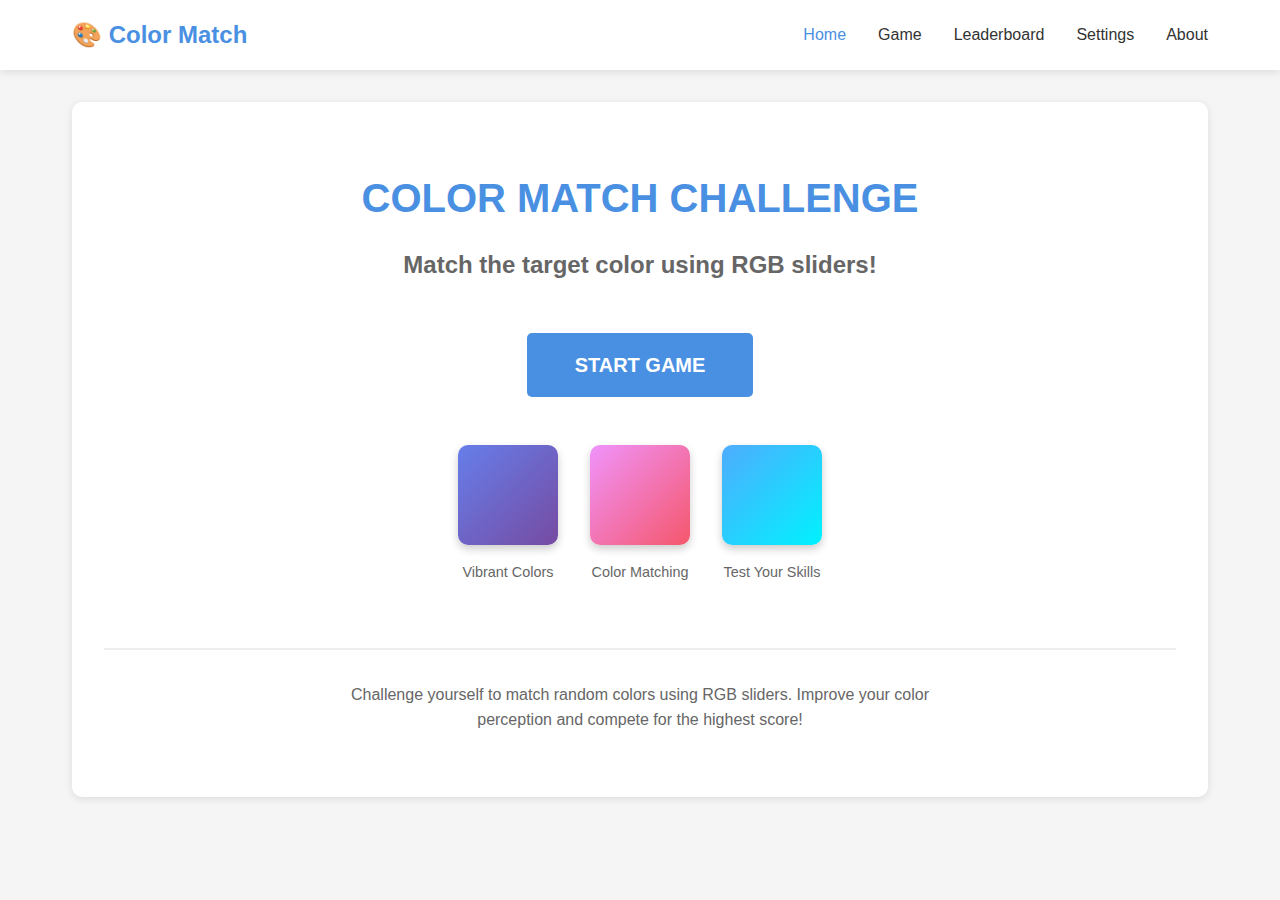
<file: index.html>
<!DOCTYPE html>
<html lang="en">
<head>
    <meta charset="UTF-8">
    <meta name="viewport" content="width=device-width, initial-scale=1.0">
    <meta name="description" content="Color Match Challenge - Test your color matching skills with RGB sliders">
    <meta name="keywords" content="color game, RGB, color matching, challenge">
    <title>Color Match Challenge - Home</title>
    <link rel="stylesheet" href="assets/css/style.css">
    <link rel="icon" href="assets/images/favicon.svg" type="image/svg+xml">
    <link rel="icon" href="assets/images/favicon.ico" type="image/x-icon">
</head>
<body>
    <nav>
        <div class="container">
            <a href="index.html" class="logo">🎨 Color Match</a>
            <ul>
                <li><a href="index.html" class="active">Home</a></li>
                <li><a href="game.html">Game</a></li>
                <li><a href="leaderboard.html">Leaderboard</a></li>
                <li><a href="settings.html">Settings</a></li>
                <li><a href="about.html">About</a></li>
            </ul>
        </div>
    </nav>

    <main>
        <div class="card" style="text-align: center; padding: 4rem 2rem;">
            <h1>COLOR MATCH CHALLENGE</h1>
            <h2 style="font-size: 1.5rem; margin-bottom: 2rem; color: #666;">
                Match the target color using RGB sliders!
            </h2>
            
            <div style="margin: 3rem 0;">
                <a href="game.html" class="btn btn-large">START GAME</a>
            </div>
            
            <div style="display: flex; justify-content: center; gap: 2rem; margin-top: 3rem; flex-wrap: wrap;">
                <div style="text-align: center;">
                    <div style="width: 100px; height: 100px; background: linear-gradient(135deg, #667eea 0%, #764ba2 100%); border-radius: 10px; margin: 0 auto 1rem; box-shadow: 0 4px 8px rgba(0,0,0,0.2);"></div>
                    <p style="font-size: 0.9rem; color: #666;">Vibrant Colors</p>
                </div>
                <div style="text-align: center;">
                    <div style="width: 100px; height: 100px; background: linear-gradient(135deg, #f093fb 0%, #f5576c 100%); border-radius: 10px; margin: 0 auto 1rem; box-shadow: 0 4px 8px rgba(0,0,0,0.2);"></div>
                    <p style="font-size: 0.9rem; color: #666;">Color Matching</p>
                </div>
                <div style="text-align: center;">
                    <div style="width: 100px; height: 100px; background: linear-gradient(135deg, #4facfe 0%, #00f2fe 100%); border-radius: 10px; margin: 0 auto 1rem; box-shadow: 0 4px 8px rgba(0,0,0,0.2);"></div>
                    <p style="font-size: 0.9rem; color: #666;">Test Your Skills</p>
                </div>
            </div>
            
            <div style="margin-top: 3rem; padding-top: 2rem; border-top: 2px solid #eee;">
                <p style="color: #666; max-width: 600px; margin: 0 auto;">
                    Challenge yourself to match random colors using RGB sliders. 
                    Improve your color perception and compete for the highest score!
                </p>
            </div>
        </div>
    </main>

    <script src="assets/js/main.js"></script>
</body>
</html>
</file>
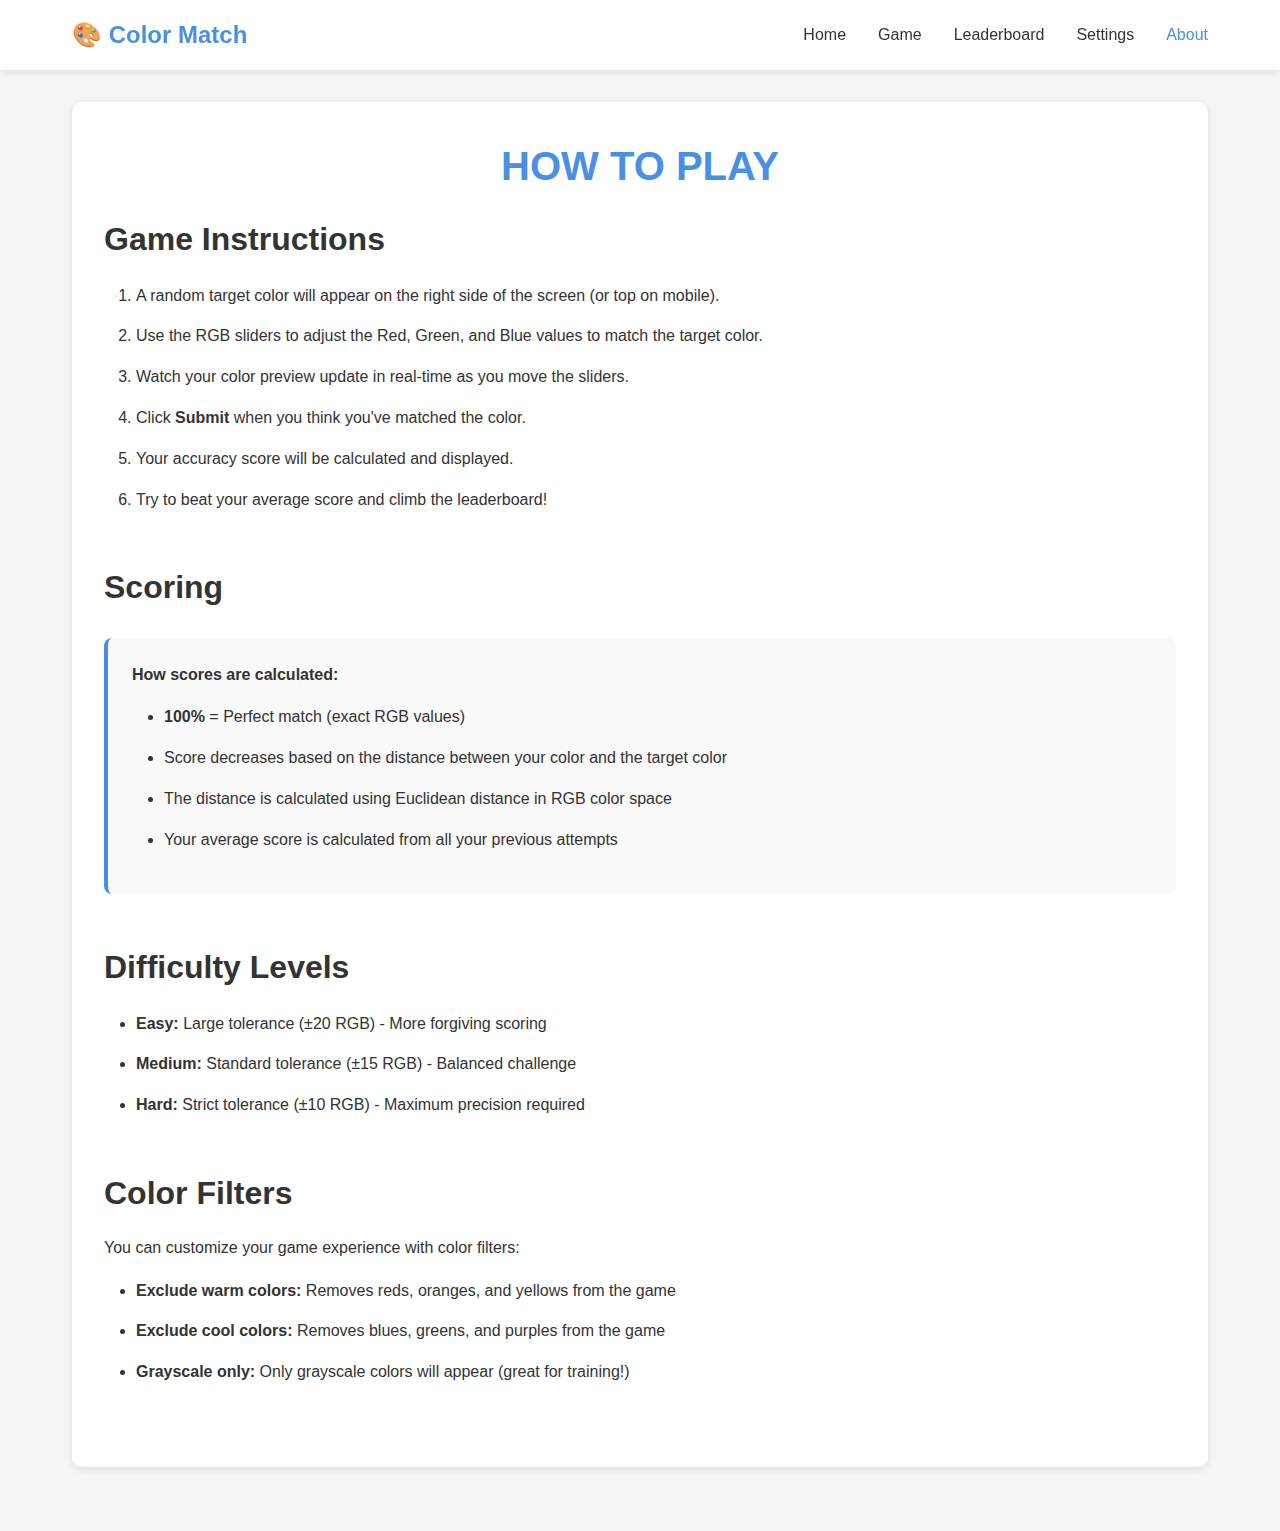
<file: about.html>
<!DOCTYPE html>
<html lang="en">
	<head>
		<meta charset="UTF-8" />
		<meta name="viewport" content="width=device-width, initial-scale=1.0" />
		<meta
			name="description"
			content="About Color Match Challenge - Learn how to play"
		/>
		<meta
			name="keywords"
			content="color game, instructions, how to play, RGB"
		/>
		<title>Color Match Challenge - About</title>
		<link rel="stylesheet" href="assets/css/style.css" />
		<link rel="icon" href="assets/images/favicon.svg" type="image/svg+xml" />
		<link rel="icon" href="assets/images/favicon.ico" type="image/x-icon" />
		<style>
			.instructions-section {
				margin-bottom: 3rem;
			}

			.instructions-section ol,
			.instructions-section ul {
				margin-left: 2rem;
				margin-bottom: 1rem;
			}

			.instructions-section li {
				margin-bottom: 0.75rem;
				line-height: 1.8;
			}

			.scoring-info {
				background: #f9f9f9;
				padding: 1.5rem;
				border-radius: 8px;
				border-left: 4px solid var(--primary-color);
				margin: 1.5rem 0;
			}
		</style>
	</head>
	<body>
		<nav>
			<div class="container">
				<a href="index.html" class="logo">🎨 Color Match</a>
				<ul>
					<li><a href="index.html">Home</a></li>
					<li><a href="game.html">Game</a></li>
					<li><a href="leaderboard.html">Leaderboard</a></li>
					<li><a href="settings.html">Settings</a></li>
					<li><a href="about.html" class="active">About</a></li>
				</ul>
			</div>
		</nav>

		<main>
			<div class="card">
				<h1>HOW TO PLAY</h1>

				<div class="instructions-section">
					<h2>Game Instructions</h2>
					<ol>
						<li>
							A random target color will appear on the right side of the screen
							(or top on mobile).
						</li>
						<li>
							Use the RGB sliders to adjust the Red, Green, and Blue values to
							match the target color.
						</li>
						<li>
							Watch your color preview update in real-time as you move the
							sliders.
						</li>
						<li>
							Click <strong>Submit</strong> when you think you've matched the
							color.
						</li>
						<li>Your accuracy score will be calculated and displayed.</li>
						<li>Try to beat your average score and climb the leaderboard!</li>
					</ol>
				</div>

				<div class="instructions-section">
					<h2>Scoring</h2>
					<div class="scoring-info">
						<p><strong>How scores are calculated:</strong></p>
						<ul>
							<li><strong>100%</strong> = Perfect match (exact RGB values)</li>
							<li>
								Score decreases based on the distance between your color and the
								target color
							</li>
							<li>
								The distance is calculated using Euclidean distance in RGB color
								space
							</li>
							<li>
								Your average score is calculated from all your previous attempts
							</li>
						</ul>
					</div>
				</div>

				<div class="instructions-section">
					<h2>Difficulty Levels</h2>
					<ul>
						<li>
							<strong>Easy:</strong> Large tolerance (±20 RGB) - More forgiving
							scoring
						</li>
						<li>
							<strong>Medium:</strong> Standard tolerance (±15 RGB) - Balanced
							challenge
						</li>
						<li>
							<strong>Hard:</strong> Strict tolerance (±10 RGB) - Maximum
							precision required
						</li>
					</ul>
				</div>

				<div class="instructions-section">
					<h2>Color Filters</h2>
					<p>You can customize your game experience with color filters:</p>
					<ul>
						<li>
							<strong>Exclude warm colors:</strong> Removes reds, oranges, and
							yellows from the game
						</li>
						<li>
							<strong>Exclude cool colors:</strong> Removes blues, greens, and
							purples from the game
						</li>
						<li>
							<strong>Grayscale only:</strong> Only grayscale colors will appear
							(great for training!)
						</li>
					</ul>
				</div>
			</div>
		</main>

		<script src="assets/js/main.js"></script>
	</body>
</html>
</file>
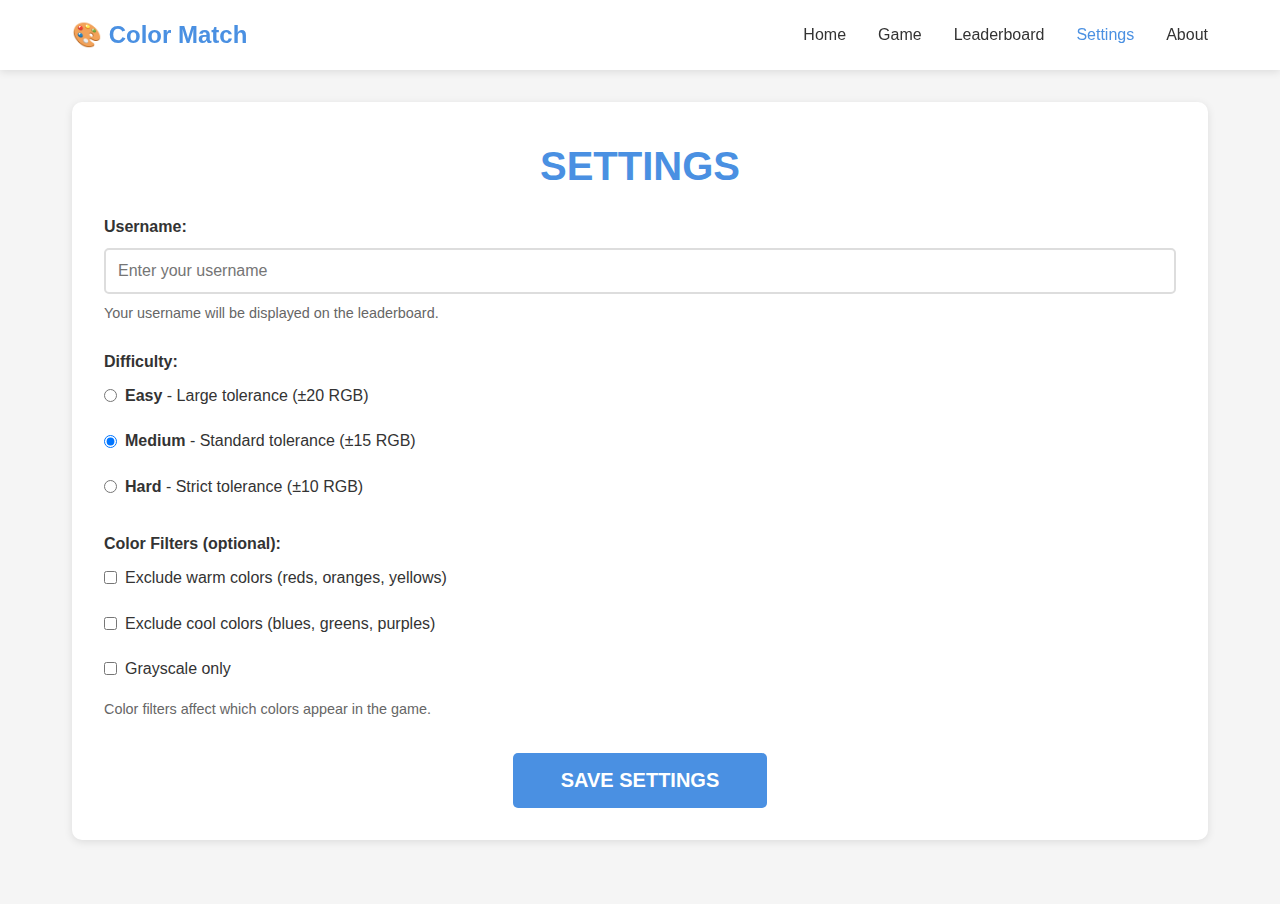
<file: game.html>
<!DOCTYPE html>
<html lang="en">
<head>
    <meta charset="UTF-8">
    <meta name="viewport" content="width=device-width, initial-scale=1.0">
    <meta name="description" content="Play Color Match Challenge - Match colors using RGB sliders">
    <meta name="keywords" content="color game, RGB, color matching, challenge">
    <title>Color Match Challenge - Game</title>
    <link rel="stylesheet" href="assets/css/style.css">
    <link rel="stylesheet" href="assets/css/game.css">
    <link rel="icon" href="assets/images/favicon.svg" type="image/svg+xml">
    <link rel="icon" href="assets/images/favicon.ico" type="image/x-icon">
</head>
<body class="game-page">
    <nav>
        <div class="container">
            <a href="index.html" class="logo">🎨 Color Match</a>
            <ul>
                <li><a href="index.html">Home</a></li>
                <li><a href="game.html" class="active">Game</a></li>
                <li><a href="leaderboard.html">Leaderboard</a></li>
                <li><a href="settings.html">Settings</a></li>
                <li><a href="about.html">About</a></li>
            </ul>
        </div>
    </nav>

    <main>
        <div class="card">
            <h1 style="margin-bottom: 2rem;">Color Match Challenge</h1>
            
            <div class="game-container">
                <!-- User Color Box -->
                <div>
                    <div id="user-color-box" class="color-box"></div>
                    <div class="color-label">Your Color</div>
                </div>
                
                <!-- Target Color Box -->
                <div>
                    <div id="target-color-box" class="color-box"></div>
                    <div class="color-label">Target Color</div>
                </div>
            </div>
            
            <!-- RGB Sliders -->
            <div class="slider-container">
                <div class="slider-group">
                    <label>
                        <span>Red (R):</span>
                        <span id="r-value" class="slider-value">128</span>
                    </label>
                    <input type="range" id="r-slider" class="slider slider-red" min="0" max="255" value="128">
                </div>
                
                <div class="slider-group">
                    <label>
                        <span>Green (G):</span>
                        <span id="g-value" class="slider-value">128</span>
                    </label>
                    <input type="range" id="g-slider" class="slider slider-green" min="0" max="255" value="128">
                </div>
                
                <div class="slider-group">
                    <label>
                        <span>Blue (B):</span>
                        <span id="b-value" class="slider-value">128</span>
                    </label>
                    <input type="range" id="b-slider" class="slider slider-blue" min="0" max="255" value="128">
                </div>
            </div>
            
            <!-- Submit Button -->
            <div class="submit-container">
                <button id="submit-btn" class="btn submit-btn">SUBMIT</button>
            </div>
        </div>
    </main>

    <!-- End Game Modal -->
    <div id="end-game-modal" class="modal-overlay">
        <div class="modal-content">
            <h2>Round Complete!</h2>
            <div id="score-display" class="score-display">0%</div>
            <div id="average-display" class="average-display">Average: 0% accuracy</div>
            <div class="modal-buttons">
                <button id="continue-btn" class="btn">Continue?</button>
            </div>
        </div>
    </div>

    <script src="assets/js/main.js"></script>
    <script src="assets/js/game.js"></script>
</body>
</html>
</file>
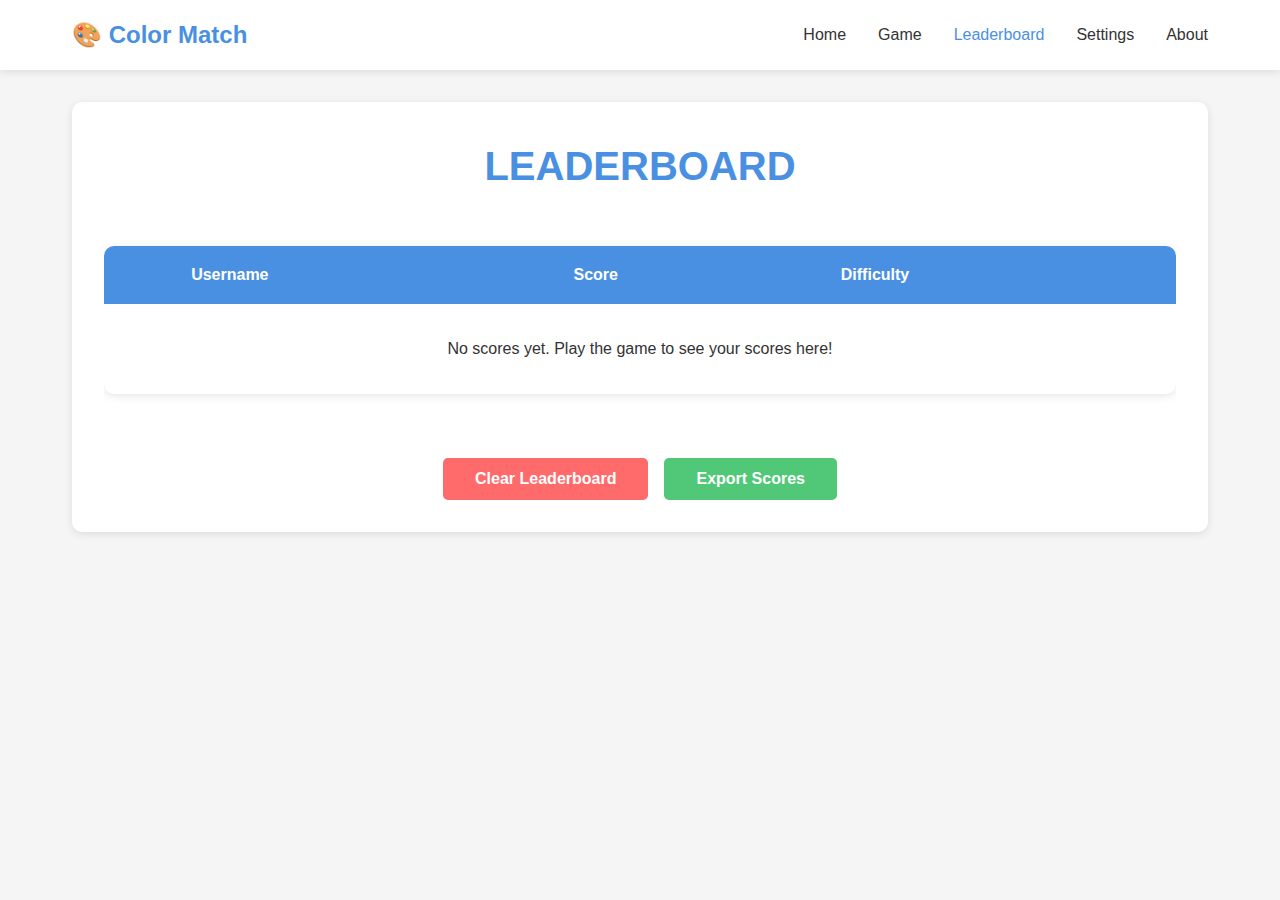
<file: leaderboard.html>
<!DOCTYPE html>
<html lang="en">
<head>
    <meta charset="UTF-8">
    <meta name="viewport" content="width=device-width, initial-scale=1.0">
    <meta name="description" content="Color Match Challenge Leaderboard - View top scores">
    <meta name="keywords" content="color game, leaderboard, scores, RGB">
    <title>Color Match Challenge - Leaderboard</title>
    <link rel="stylesheet" href="assets/css/style.css">
    <link rel="icon" href="assets/images/favicon.svg" type="image/svg+xml">
    <link rel="icon" href="assets/images/favicon.ico" type="image/x-icon">
    <style>
        .leaderboard-container {
            overflow-x: auto;
        }
        
        table {
            width: 100%;
            border-collapse: collapse;
            margin: 2rem 0;
            background: white;
            box-shadow: var(--shadow);
            border-radius: 10px;
            overflow: hidden;
        }
        
        thead {
            background-color: var(--primary-color);
            color: white;
        }
        
        th {
            padding: 1rem;
            text-align: left;
            font-weight: 600;
        }
        
        td {
            padding: 1rem;
            border-bottom: 1px solid var(--border-color);
        }
        
        tbody tr:hover {
            background-color: #f9f9f9;
        }
        
        tbody tr:last-child td {
            border-bottom: none;
        }
        
        .rank {
            font-weight: bold;
            color: var(--primary-color);
            width: 60px;
        }
        
        .score {
            font-weight: 600;
            color: var(--secondary-color);
        }
        
        .leaderboard-actions {
            display: flex;
            gap: 1rem;
            justify-content: center;
            flex-wrap: wrap;
            margin-top: 2rem;
        }
        
        @media (max-width: 768px) {
            table {
                font-size: 0.9rem;
            }
            
            th, td {
                padding: 0.75rem 0.5rem;
            }
        }
    </style>
</head>
<body>
    <nav>
        <div class="container">
            <a href="index.html" class="logo">🎨 Color Match</a>
            <ul>
                <li><a href="index.html">Home</a></li>
                <li><a href="game.html">Game</a></li>
                <li><a href="leaderboard.html" class="active">Leaderboard</a></li>
                <li><a href="settings.html">Settings</a></li>
                <li><a href="about.html">About</a></li>
            </ul>
        </div>
    </nav>

    <main>
        <div class="card">
            <h1>LEADERBOARD</h1>
            
            <div class="leaderboard-container">
                <table>
                    <thead>
                        <tr>
                            <th class="rank">Rank</th>
                            <th>Username</th>
                            <th>Score</th>
                            <th>Difficulty</th>
                        </tr>
                    </thead>
                    <tbody id="leaderboard-body">
                        <!-- Scores will be loaded here -->
                    </tbody>
                </table>
            </div>
            
            <div class="leaderboard-actions">
                <button id="clear-leaderboard-btn" class="btn btn-danger">Clear Leaderboard</button>
                <button id="export-scores-btn" class="btn btn-secondary">Export Scores</button>
            </div>
        </div>
    </main>

    <script src="assets/js/main.js"></script>
    <script src="assets/js/leaderboard.js"></script>
</body>
</html>
</file>
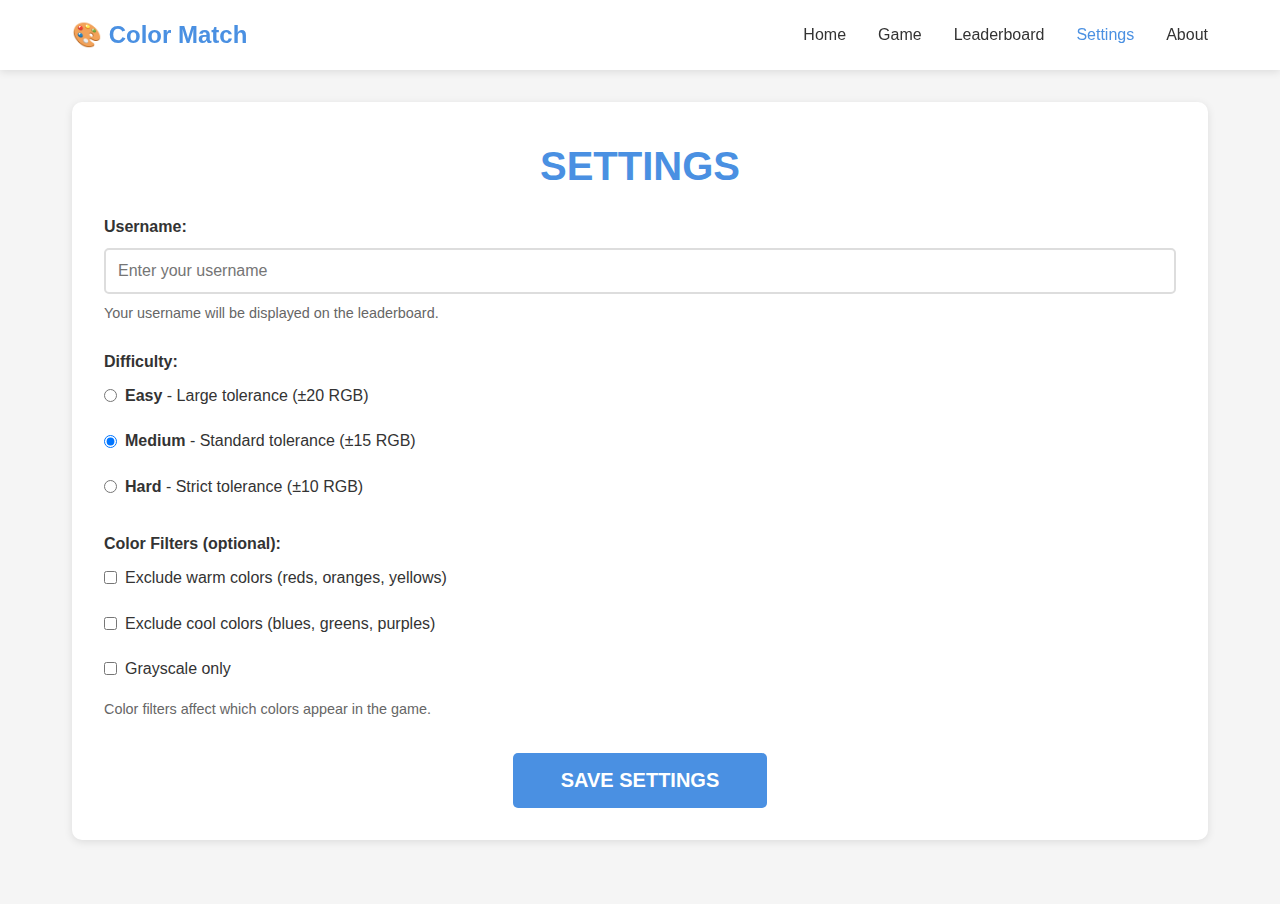
<file: settings.html>
<!DOCTYPE html>
<html lang="en">
<head>
    <meta charset="UTF-8">
    <meta name="viewport" content="width=device-width, initial-scale=1.0">
    <meta name="description" content="Color Match Challenge Settings - Configure difficulty and preferences">
    <meta name="keywords" content="color game, settings, difficulty, RGB">
    <title>Color Match Challenge - Settings</title>
    <link rel="stylesheet" href="assets/css/style.css">
    <link rel="icon" href="assets/images/favicon.svg" type="image/svg+xml">
    <link rel="icon" href="assets/images/favicon.ico" type="image/x-icon">
</head>
<body>
    <nav>
        <div class="container">
            <a href="index.html" class="logo">🎨 Color Match</a>
            <ul>
                <li><a href="index.html">Home</a></li>
                <li><a href="game.html">Game</a></li>
                <li><a href="leaderboard.html">Leaderboard</a></li>
                <li><a href="settings.html" class="active">Settings</a></li>
                <li><a href="about.html">About</a></li>
            </ul>
        </div>
    </nav>

    <main>
        <div class="card">
            <h1>SETTINGS</h1>
            
            <form id="settings-form">
                <div class="form-group">
                    <label for="username">Username:</label>
                    <input type="text" id="username" name="username" placeholder="Enter your username" required maxlength="20" pattern=".*\S+.*" title="Username cannot be empty or only spaces">
                    <p style="font-size: 0.9rem; color: #666; margin-top: 0.5rem;">
                        Your username will be displayed on the leaderboard.
                    </p>
                </div>
                
                <div class="form-group">
                    <label>Difficulty:</label>
                    <div class="radio-group">
                        <label>
                            <input type="radio" name="difficulty" value="easy" checked>
                            <span><strong>Easy</strong> - Large tolerance (±20 RGB)</span>
                        </label>
                        <label>
                            <input type="radio" name="difficulty" value="medium">
                            <span><strong>Medium</strong> - Standard tolerance (±15 RGB)</span>
                        </label>
                        <label>
                            <input type="radio" name="difficulty" value="hard">
                            <span><strong>Hard</strong> - Strict tolerance (±10 RGB)</span>
                        </label>
                    </div>
                </div>
                
                <div class="form-group">
                    <label>Color Filters (optional):</label>
                    <div class="checkbox-group">
                        <label>
                            <input type="checkbox" name="colorFilters" value="excludeWarm">
                            <span>Exclude warm colors (reds, oranges, yellows)</span>
                        </label>
                        <label>
                            <input type="checkbox" name="colorFilters" value="excludeCool">
                            <span>Exclude cool colors (blues, greens, purples)</span>
                        </label>
                        <label>
                            <input type="checkbox" name="colorFilters" value="grayscale">
                            <span>Grayscale only</span>
                        </label>
                    </div>
                    <p style="font-size: 0.9rem; color: #666; margin-top: 0.5rem;">
                        Color filters affect which colors appear in the game.
                    </p>
                </div>
                
                <div style="text-align: center; margin-top: 2rem;">
                    <button type="button" id="save-settings-btn" class="btn btn-large">SAVE SETTINGS</button>
                </div>
            </form>
        </div>
    </main>

    <script src="assets/js/main.js"></script>
    <script src="assets/js/settings.js"></script>
</body>
</html>
</file>
<file: assets/css/game.css>
/* ============================================
   Color Match Challenge - Game Page Styles
   ============================================ */

/* Vibrant static background for game page */
body.game-page {
    background: linear-gradient(135deg, 
        rgba(74, 144, 226, 0.35) 0%,
        rgba(80, 200, 120, 0.35) 25%,
        rgba(255, 107, 107, 0.35) 50%,
        rgba(147, 51, 234, 0.35) 75%,
        rgba(74, 144, 226, 0.35) 100%
    );
    position: relative;
}

.game-container {
    display: grid;
    grid-template-columns: 1fr 1fr;
    gap: 3rem;
    margin-bottom: 2rem;
}

.color-box {
    width: 100%;
    aspect-ratio: 1;
    border-radius: 10px;
    box-shadow: var(--shadow);
    border: 3px solid var(--border-color);
    transition: transform 0.3s;
}

.color-box:hover {
    transform: scale(1.02);
}

.color-label {
    text-align: center;
    margin-top: 1rem;
    font-weight: 600;
    font-size: 1.1rem;
    color: var(--text-color);
}

.color-rgb {
    text-align: center;
    margin-top: 0.5rem;
    font-family: 'Courier New', monospace;
    color: #666;
    font-size: 0.9rem;
}

/* RGB Sliders */
.slider-container {
    margin-top: 2rem;
}

.slider-group {
    margin-bottom: 1.5rem;
}

.slider-group label {
    display: flex;
    justify-content: space-between;
    align-items: center;
    margin-bottom: 0.5rem;
    font-weight: 600;
}

.slider-group .slider-value {
    font-family: 'Courier New', monospace;
    font-size: 1.1rem;
    color: var(--primary-color);
    min-width: 50px;
    text-align: right;
}

.slider {
    width: 100%;
    height: 8px;
    border-radius: 5px;
    outline: none;
    -webkit-appearance: none;
    appearance: none;
    background: linear-gradient(to right, #000, #fff);
    cursor: pointer;
}

.slider::-webkit-slider-thumb {
    -webkit-appearance: none;
    appearance: none;
    width: 20px;
    height: 20px;
    border-radius: 50%;
    background: white;
    border: 2px solid var(--primary-color);
    cursor: pointer;
    box-shadow: 0 2px 4px rgba(0, 0, 0, 0.2);
}

.slider::-moz-range-thumb {
    width: 20px;
    height: 20px;
    border-radius: 50%;
    background: white;
    border: 2px solid var(--primary-color);
    cursor: pointer;
    box-shadow: 0 2px 4px rgba(0, 0, 0, 0.2);
}

/* Red slider - default gray gradient, will be overridden by JS */
.slider-red {
    background: linear-gradient(to right, 
        rgb(0, 128, 128),
        rgb(255, 128, 128)
    );
}

/* Green slider - default gray gradient, will be overridden by JS */
.slider-green {
    background: linear-gradient(to right,
        rgb(128, 0, 128),
        rgb(128, 255, 128)
    );
}

/* Blue slider - default gray gradient, will be overridden by JS */
.slider-blue {
    background: linear-gradient(to right,
        rgb(128, 128, 0),
        rgb(128, 128, 255)
    );
}

.submit-container {
    text-align: center;
    margin-top: 3rem;
}

.submit-btn {
    width: 100%;
    max-width: 400px;
    padding: 1rem 2rem;
    font-size: 1.25rem;
}

/* Mobile Layout */
@media (max-width: 768px) {
    .game-container {
        grid-template-columns: 1fr;
        gap: 2rem;
    }

    .color-box {
        max-width: 300px;
        margin: 0 auto;
    }

    .slider-container {
        margin-top: 1rem;
    }
}

/* Modal Styles */
.modal-overlay {
    display: none;
    position: fixed;
    top: 0;
    left: 0;
    width: 100%;
    height: 100%;
    background-color: rgba(0, 0, 0, 0.7);
    z-index: 2000;
    justify-content: center;
    align-items: center;
}

.modal-overlay.active {
    display: flex;
}

.modal-content {
    background: white;
    border-radius: 15px;
    padding: 3rem;
    max-width: 500px;
    width: 90%;
    text-align: center;
    box-shadow: 0 10px 40px rgba(0, 0, 0, 0.3);
    animation: modalSlideIn 0.3s ease-out;
}

@keyframes modalSlideIn {
    from {
        transform: translateY(-50px);
        opacity: 0;
    }
    to {
        transform: translateY(0);
        opacity: 1;
    }
}

.modal-content h2 {
    color: var(--primary-color);
    margin-bottom: 1rem;
}

.score-display {
    font-size: 3rem;
    font-weight: bold;
    color: var(--secondary-color);
    margin: 1rem 0;
}

.average-display {
    font-size: 1.25rem;
    color: #666;
    margin-bottom: 2rem;
}

.modal-buttons {
    display: flex;
    gap: 1rem;
    justify-content: center;
    flex-wrap: wrap;
}

.modal-buttons .btn {
    min-width: 150px;
}

@media (max-width: 480px) {
    .modal-content {
        padding: 2rem 1.5rem;
    }

    .score-display {
        font-size: 2rem;
    }

    .modal-buttons {
        flex-direction: column;
    }

    .modal-buttons .btn {
        width: 100%;
    }
}
</file>
<file: assets/css/style.css>
/* ============================================
   Color Match Challenge - Shared Styles
   ============================================ */

/* Reset and Base Styles */
* {
    margin: 0;
    padding: 0;
    box-sizing: border-box;
}

:root {
    --primary-color: #4a90e2;
    --secondary-color: #50c878;
    --accent-color: #ff6b6b;
    --bg-color: #f5f5f5;
    --text-color: #333;
    --border-color: #ddd;
    --shadow: 0 2px 8px rgba(0, 0, 0, 0.1);
    --shadow-hover: 0 4px 12px rgba(0, 0, 0, 0.15);
}

body {
    font-family: -apple-system, BlinkMacSystemFont, 'Segoe UI', Roboto, Oxygen, Ubuntu, Cantarell, sans-serif;
    background-color: var(--bg-color);
    color: var(--text-color);
    line-height: 1.6;
    min-height: 100vh;
    display: flex;
    flex-direction: column;
}

/* Navigation Bar */
nav {
    background-color: #fff;
    box-shadow: var(--shadow);
    padding: 1rem 2rem;
    position: sticky;
    top: 0;
    z-index: 1000;
}

nav .container {
    max-width: 1200px;
    margin: 0 auto;
    display: flex;
    justify-content: space-between;
    align-items: center;
}

nav .logo {
    font-size: 1.5rem;
    font-weight: bold;
    color: var(--primary-color);
    text-decoration: none;
}

nav ul {
    list-style: none;
    display: flex;
    gap: 2rem;
    flex-wrap: wrap;
}

nav ul li a {
    text-decoration: none;
    color: var(--text-color);
    font-weight: 500;
    transition: color 0.3s;
    padding: 0.5rem 0;
}

nav ul li a:hover,
nav ul li a.active {
    color: var(--primary-color);
}

/* Main Content */
main {
    flex: 1;
    max-width: 1200px;
    width: 100%;
    margin: 2rem auto;
    padding: 0 2rem;
}

/* Typography */
h1 {
    font-size: 2.5rem;
    margin-bottom: 1rem;
    text-align: center;
    color: var(--primary-color);
}

h2 {
    font-size: 2rem;
    margin-bottom: 1rem;
    color: var(--text-color);
}

h3 {
    font-size: 1.5rem;
    margin-bottom: 0.75rem;
}

p {
    margin-bottom: 1rem;
}

/* Buttons */
.btn {
    display: inline-block;
    padding: 0.75rem 2rem;
    background-color: var(--primary-color);
    color: white;
    border: none;
    border-radius: 5px;
    font-size: 1rem;
    font-weight: 600;
    cursor: pointer;
    transition: all 0.3s;
    text-decoration: none;
    text-align: center;
}

.btn:hover {
    background-color: #357abd;
    transform: translateY(-2px);
    box-shadow: var(--shadow-hover);
}

.btn:active {
    transform: translateY(0);
}

.btn-secondary {
    background-color: var(--secondary-color);
}

.btn-secondary:hover {
    background-color: #3fa862;
}

.btn-danger {
    background-color: var(--accent-color);
}

.btn-danger:hover {
    background-color: #e55555;
}

.btn-large {
    padding: 1rem 3rem;
    font-size: 1.25rem;
}

/* Cards and Containers */
.card {
    background: white;
    border-radius: 10px;
    padding: 2rem;
    box-shadow: var(--shadow);
    margin-bottom: 2rem;
}

.container {
    max-width: 1200px;
    margin: 0 auto;
    padding: 0 2rem;
}

/* Forms */
.form-group {
    margin-bottom: 1.5rem;
}

.form-group label {
    display: block;
    margin-bottom: 0.5rem;
    font-weight: 600;
    color: var(--text-color);
}

.form-group input[type="text"],
.form-group input[type="number"],
.form-group select {
    width: 100%;
    padding: 0.75rem;
    border: 2px solid var(--border-color);
    border-radius: 5px;
    font-size: 1rem;
    transition: border-color 0.3s;
}

.form-group input:focus,
.form-group select:focus {
    outline: none;
    border-color: var(--primary-color);
}

.form-group input[type="radio"],
.form-group input[type="checkbox"] {
    margin-right: 0.5rem;
    cursor: pointer;
}

.radio-group,
.checkbox-group {
    display: flex;
    flex-direction: column;
    gap: 0.75rem;
}

.radio-group label,
.checkbox-group label {
    display: flex;
    align-items: center;
    font-weight: normal;
    cursor: pointer;
}

/* Responsive Design */
@media (max-width: 768px) {
    nav {
        padding: 1rem;
    }

    nav ul {
        gap: 1rem;
        font-size: 0.9rem;
    }

    main {
        padding: 0 1rem;
        margin: 1rem auto;
    }

    h1 {
        font-size: 2rem;
    }

    h2 {
        font-size: 1.5rem;
    }

    .card {
        padding: 1.5rem;
    }
}

@media (max-width: 480px) {
    nav .logo {
        font-size: 1.25rem;
    }

    nav ul {
        flex-direction: column;
        gap: 0.5rem;
    }

    h1 {
        font-size: 1.75rem;
    }
}
</file>
